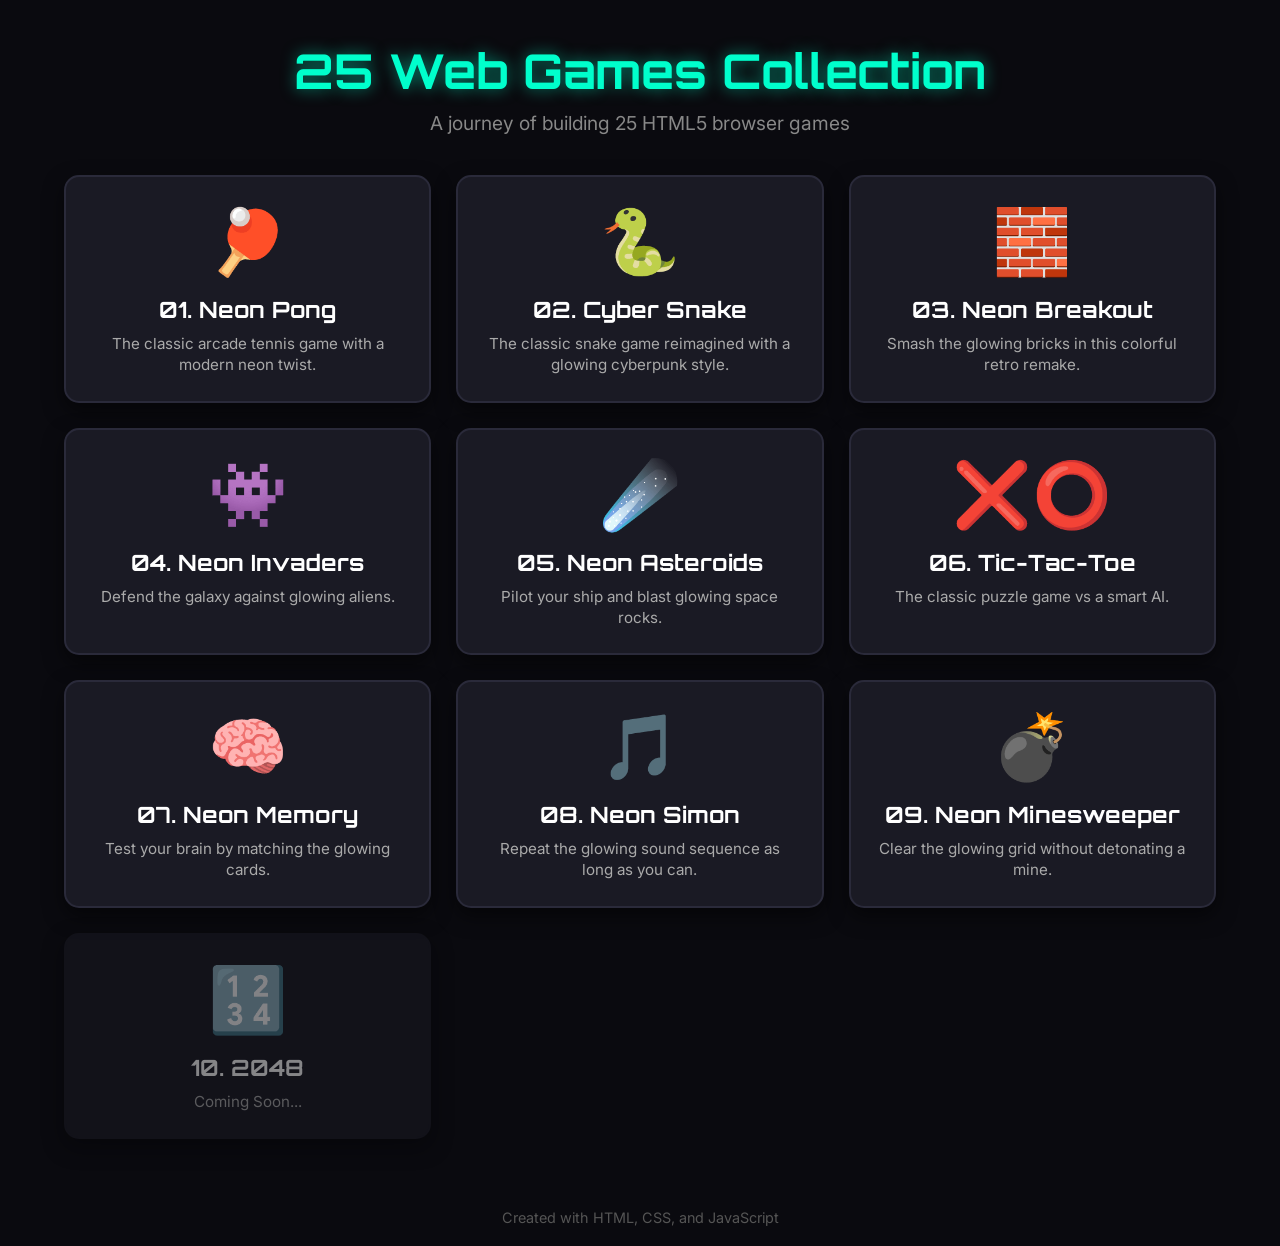
<file: index.html>
<!DOCTYPE html>
<html lang="en">
<head>
    <meta charset="UTF-8">
    <meta name="viewport" content="width=device-width, initial-scale=1.0">
    <title>25 Web Games Collection</title>
    <link rel="stylesheet" href="style.css">
    <link href="https://fonts.googleapis.com/css2?family=Orbitron:wght@400;700&family=Inter:wght@400;600&display=swap" rel="stylesheet">
</head>
<body>
    <header>
        <h1>25 Web Games Collection</h1>
        <p>A journey of building 25 HTML5 browser games</p>
    </header>

    <main class="games-grid">
        <!-- Game 1: Pong -->
        <a href="01_pong/index.html" class="game-card">
            <div class="game-icon">🏓</div>
            <h2>01. Neon Pong</h2>
            <p>The classic arcade tennis game with a modern neon twist.</p>
        </a>

        <!-- Game 2: Snake -->
        <a href="02_snake/index.html" class="game-card">
            <div class="game-icon">🐍</div>
            <h2>02. Cyber Snake</h2>
            <p>The classic snake game reimagined with a glowing cyberpunk style.</p>
        </a>
        
        <!-- Game 3: Breakout -->
        <a href="03_breakout/index.html" class="game-card">
            <div class="game-icon">🧱</div>
            <h2>03. Neon Breakout</h2>
            <p>Smash the glowing bricks in this colorful retro remake.</p>
        </a>

        <!-- Game 4: Space Invaders -->
        <a href="04_space_invaders/index.html" class="game-card">
            <div class="game-icon">👾</div>
            <h2>04. Neon Invaders</h2>
            <p>Defend the galaxy against glowing aliens.</p>
        </a>
        
        <!-- Game 5: Asteroids -->
        <a href="05_asteroids/index.html" class="game-card">
            <div class="game-icon">☄️</div>
            <h2>05. Neon Asteroids</h2>
            <p>Pilot your ship and blast glowing space rocks.</p>
        </a>

        <!-- Game 6: Tic-Tac-Toe -->
        <a href="06_tictactoe/index.html" class="game-card">
            <div class="game-icon">❌⭕</div>
            <h2>06. Tic-Tac-Toe</h2>
            <p>The classic puzzle game vs a smart AI.</p>
        </a>
        
        <!-- Game 7: Memory Game -->
        <a href="07_memory/index.html" class="game-card">
            <div class="game-icon">🧠</div>
            <h2>07. Neon Memory</h2>
            <p>Test your brain by matching the glowing cards.</p>
        </a>

        <!-- Game 8: Simon Says -->
        <a href="08_simon/index.html" class="game-card">
            <div class="game-icon">🎵</div>
            <h2>08. Neon Simon</h2>
            <p>Repeat the glowing sound sequence as long as you can.</p>
        </a>

        <!-- Game 9: Minesweeper -->
        <a href="09_minesweeper/index.html" class="game-card">
            <div class="game-icon">💣</div>
            <h2>09. Neon Minesweeper</h2>
            <p>Clear the glowing grid without detonating a mine.</p>
        </a>

        <!-- Placeholder for 2048 -->
        <div class="game-card locked">
            <div class="game-icon">🔢</div>
            <h2>10. 2048</h2>
            <p>Coming Soon...</p>
        </div>
    </main>

    <footer>
        <p>Created with HTML, CSS, and JavaScript</p>
    </footer>
</body>
</html>
</file>
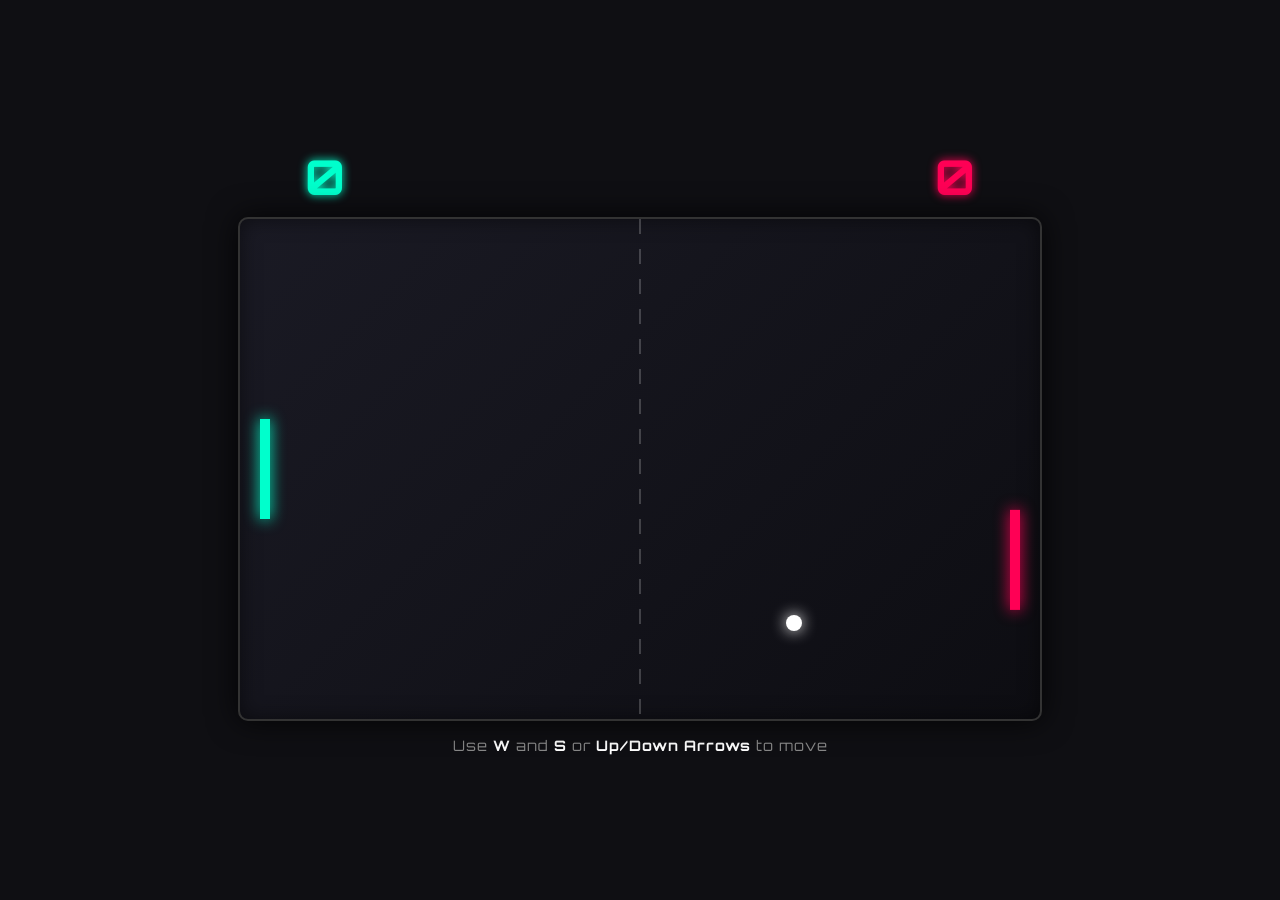
<file: 01_pong/index.html>
<!DOCTYPE html>
<html lang="en">
<head>
    <meta charset="UTF-8">
    <meta name="viewport" content="width=device-width, initial-scale=1.0">
    <title>Neon Pong</title>
    <link rel="stylesheet" href="style.css">
    <link href="https://fonts.googleapis.com/css2?family=Orbitron:wght@400;700&display=swap" rel="stylesheet">
</head>
<body>
    <div class="game-container">
        <div class="score-board">
            <span id="player-score">0</span>
            <span id="ai-score">0</span>
        </div>
        <canvas id="pong-canvas" width="800" height="500"></canvas>
        <div class="controls-hint">Use <strong>W</strong> and <strong>S</strong> or <strong>Up/Down Arrows</strong> to move</div>
    </div>
    <script src="script.js"></script>
</body>
</html>
</file>
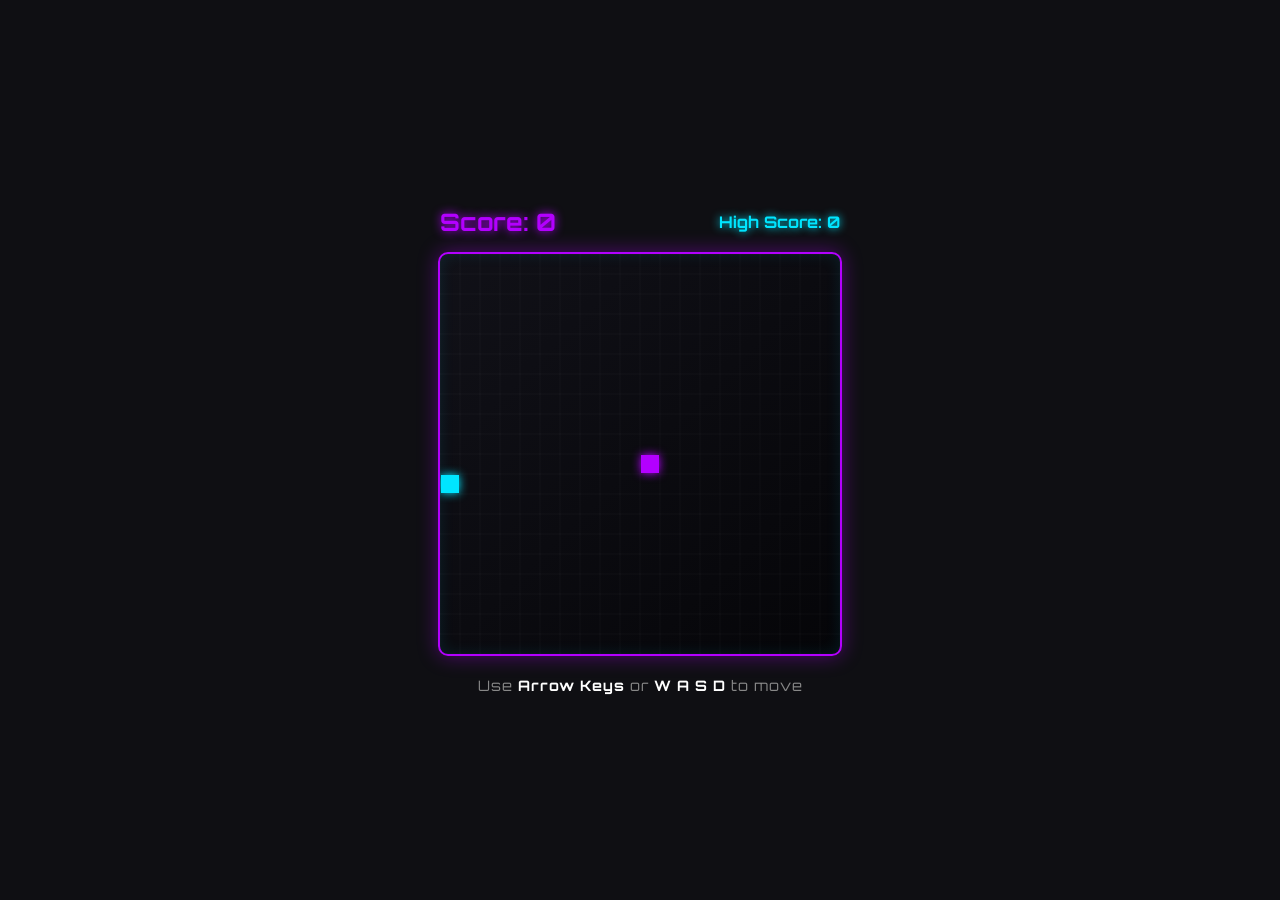
<file: 02_snake/index.html>
<!DOCTYPE html>
<html lang="en">
<head>
    <meta charset="UTF-8">
    <meta name="viewport" content="width=device-width, initial-scale=1.0">
    <title>Cyber Snake</title>
    <link rel="stylesheet" href="style.css">
    <link href="https://fonts.googleapis.com/css2?family=Orbitron:wght@400;700&display=swap" rel="stylesheet">
</head>
<body>
    <div class="game-container">
        <div class="score-board">
            <div>Score: <span id="score">0</span></div>
            <div id="high-score-display">High Score: <span id="high-score">0</span></div>
        </div>
        <canvas id="gameCanvas" width="400" height="400"></canvas>
        <div class="controls-hint">Use <strong>Arrow Keys</strong> or <strong>W A S D</strong> to move</div>
    </div>
    <script src="script.js"></script>
</body>
</html>
</file>
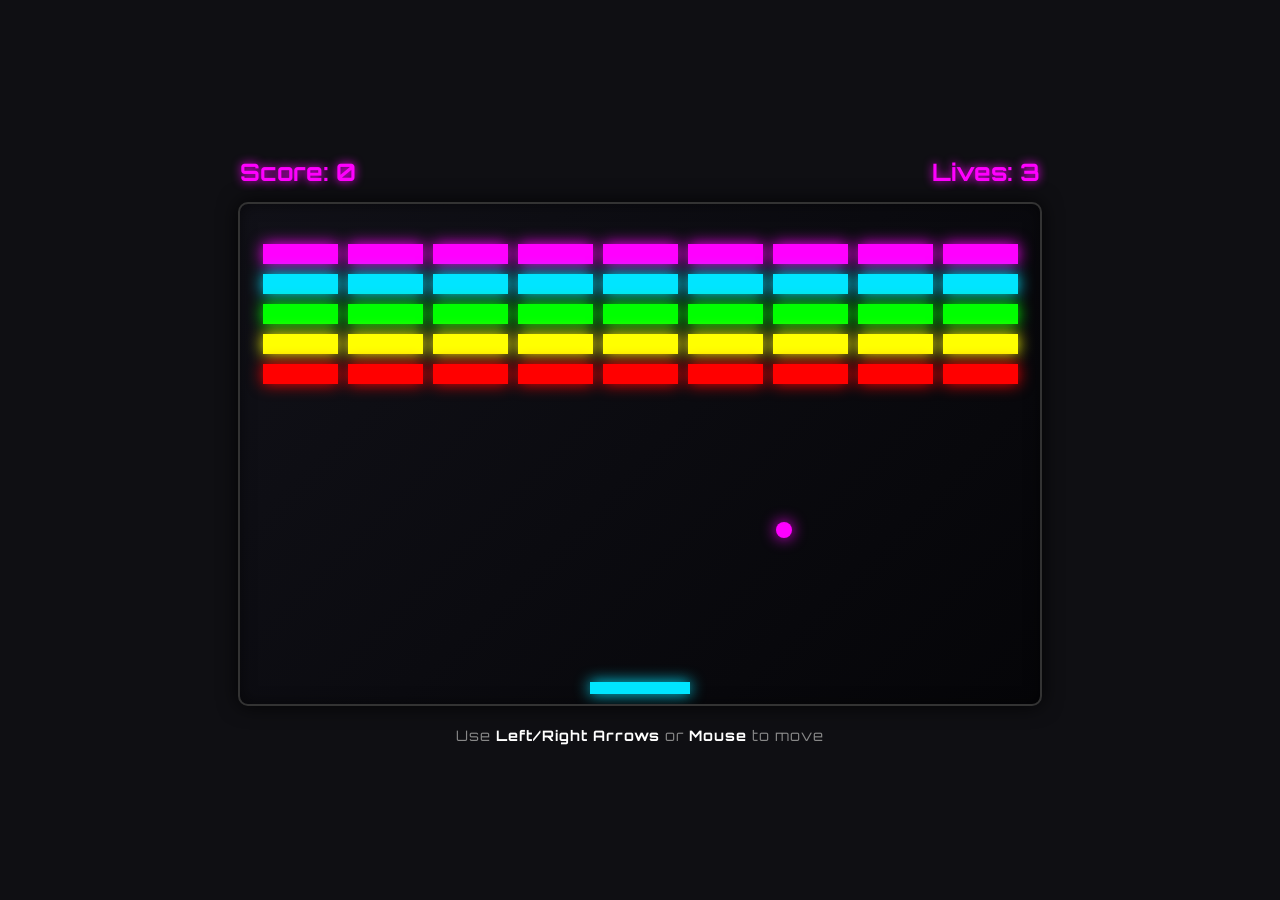
<file: 03_breakout/index.html>
<!DOCTYPE html>
<html lang="en">
<head>
    <meta charset="UTF-8">
    <meta name="viewport" content="width=device-width, initial-scale=1.0">
    <title>Neon Breakout</title>
    <link rel="stylesheet" href="style.css">
    <link href="https://fonts.googleapis.com/css2?family=Orbitron:wght@400;700&display=swap" rel="stylesheet">
</head>
<body>
    <div class="game-container">
        <div class="score-board">
            <div>Score: <span id="score">0</span></div>
            <div>Lives: <span id="lives">3</span></div>
        </div>
        <canvas id="gameCanvas" width="800" height="500"></canvas>
        <div class="controls-hint">Use <strong>Left/Right Arrows</strong> or <strong>Mouse</strong> to move</div>
    </div>
    <script src="script.js"></script>
</body>
</html>
</file>
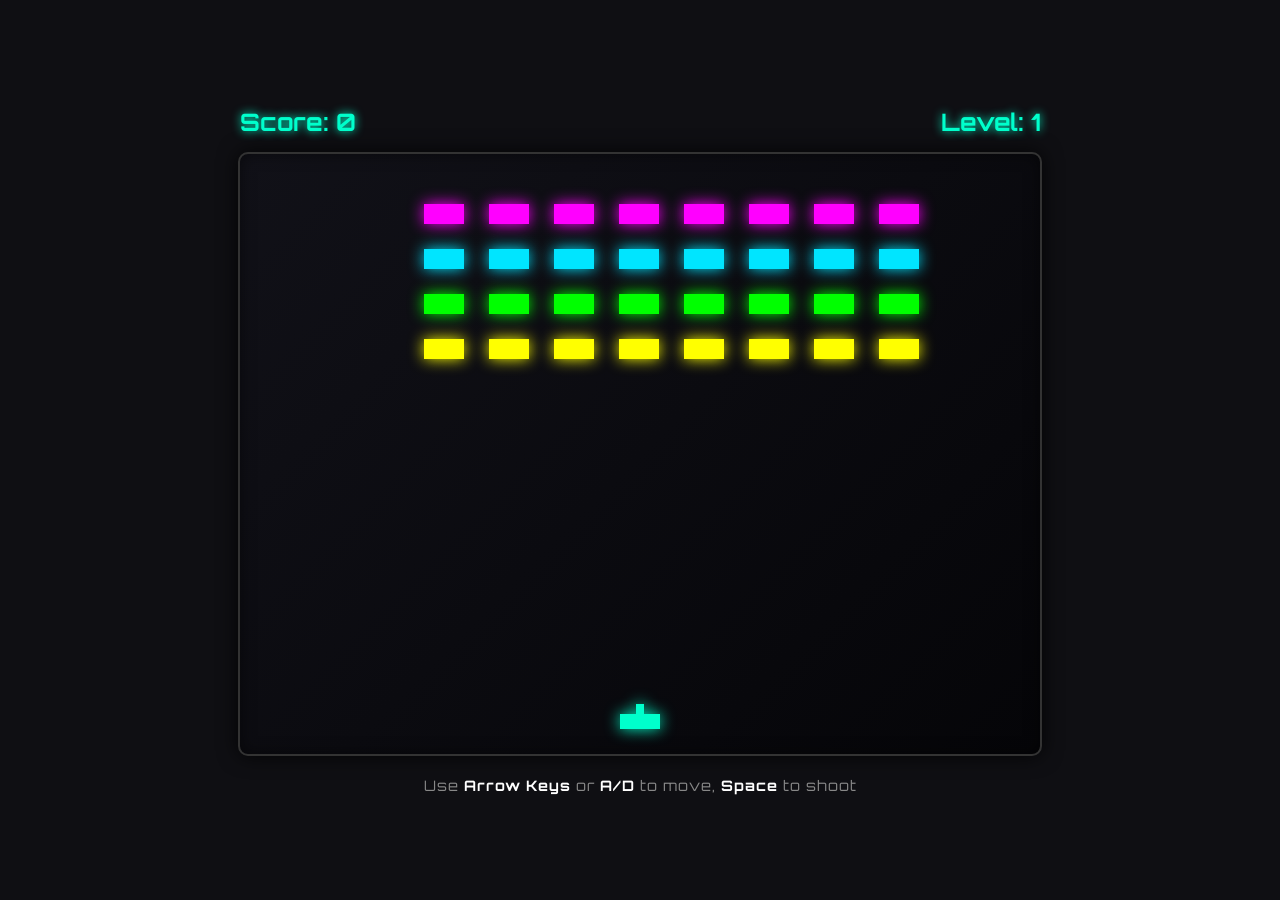
<file: 04_space_invaders/index.html>
<!DOCTYPE html>
<html lang="en">
<head>
    <meta charset="UTF-8">
    <meta name="viewport" content="width=device-width, initial-scale=1.0">
    <title>Neon Invaders</title>
    <link rel="stylesheet" href="style.css">
    <link href="https://fonts.googleapis.com/css2?family=Orbitron:wght@400;700&display=swap" rel="stylesheet">
</head>
<body>
    <div class="game-container">
        <div class="score-board">
            <div>Score: <span id="score">0</span></div>
            <div>Level: <span id="level">1</span></div>
        </div>
        <canvas id="gameCanvas" width="800" height="600"></canvas>
        <div class="controls-hint">Use <strong>Arrow Keys</strong> or <strong>A/D</strong> to move, <strong>Space</strong> to shoot</div>
    </div>
    <script src="script.js"></script>
</body>
</html>
</file>
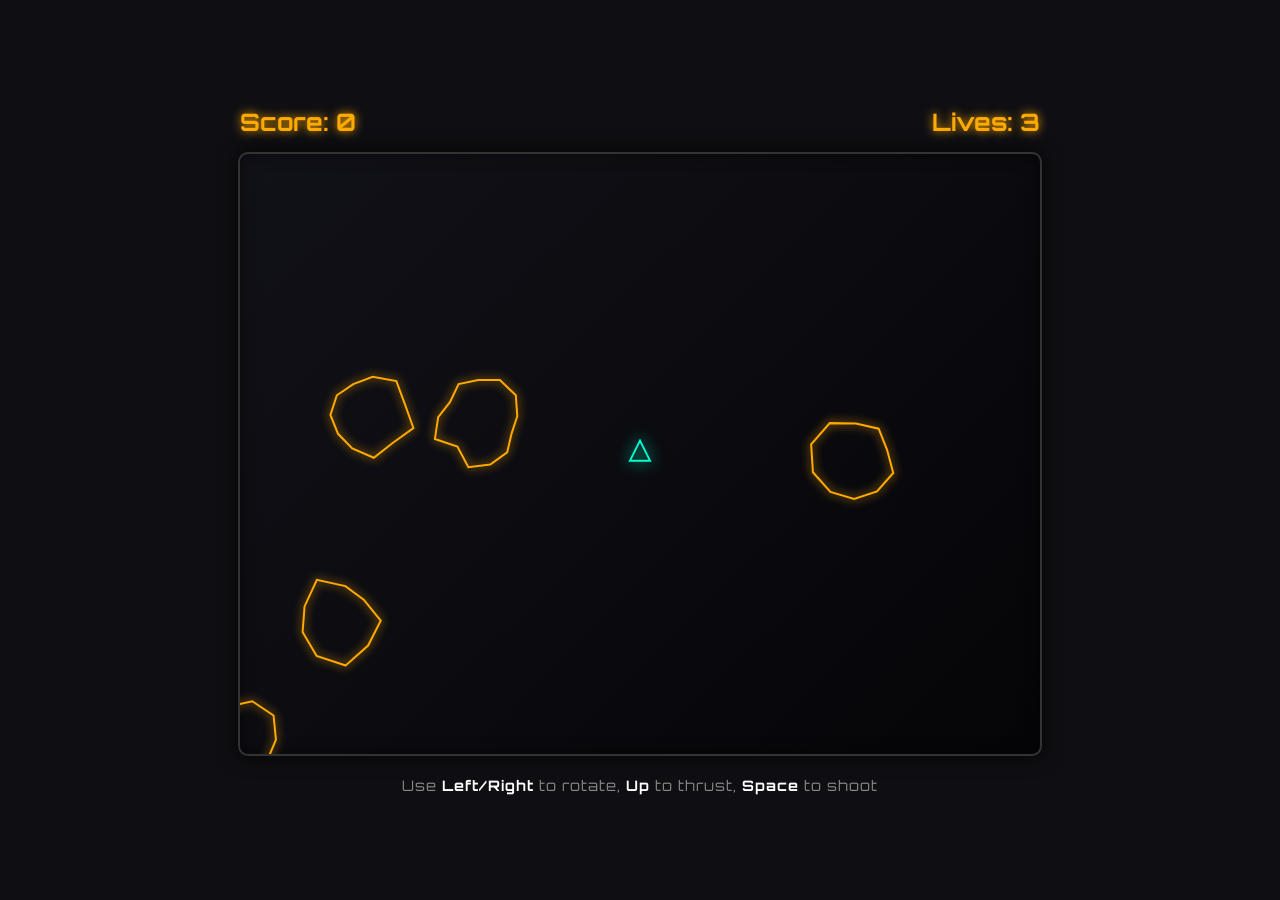
<file: 05_asteroids/index.html>
<!DOCTYPE html>
<html lang="en">
<head>
    <meta charset="UTF-8">
    <meta name="viewport" content="width=device-width, initial-scale=1.0">
    <title>Neon Asteroids</title>
    <link rel="stylesheet" href="style.css">
    <link href="https://fonts.googleapis.com/css2?family=Orbitron:wght@400;700&display=swap" rel="stylesheet">
</head>
<body>
    <div class="game-container">
        <div class="score-board">
            <div>Score: <span id="score">0</span></div>
            <div>Lives: <span id="lives">3</span></div>
        </div>
        <canvas id="gameCanvas" width="800" height="600"></canvas>
        <div class="controls-hint">Use <strong>Left/Right</strong> to rotate, <strong>Up</strong> to thrust, <strong>Space</strong> to shoot</div>
    </div>
    <script src="script.js"></script>
</body>
</html>
</file>
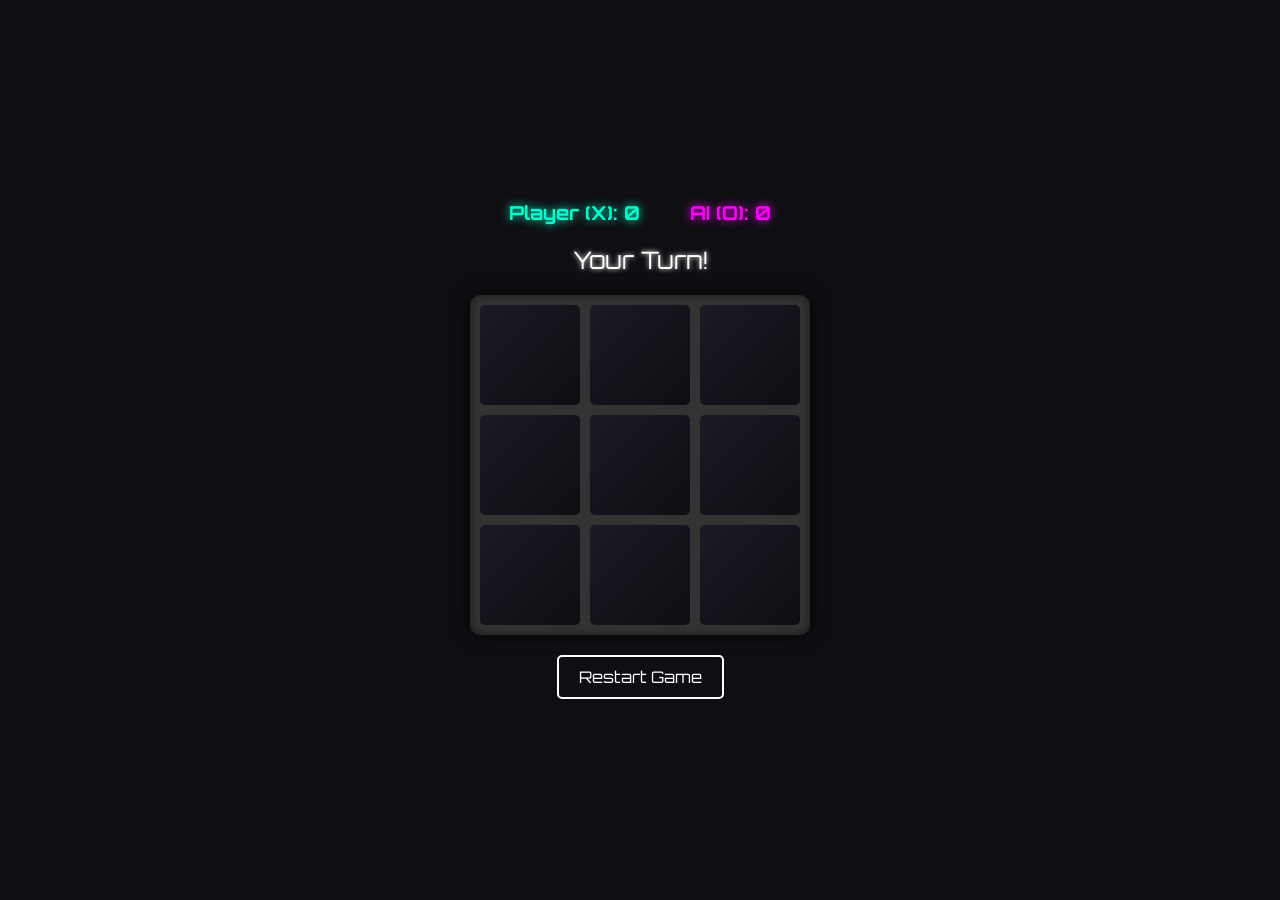
<file: 06_tictactoe/index.html>
<!DOCTYPE html>
<html lang="en">
<head>
    <meta charset="UTF-8">
    <meta name="viewport" content="width=device-width, initial-scale=1.0">
    <title>Neon Tic-Tac-Toe</title>
    <link rel="stylesheet" href="style.css">
    <link href="https://fonts.googleapis.com/css2?family=Orbitron:wght@400;700&display=swap" rel="stylesheet">
</head>
<body>
    <div class="game-container">
        <div class="score-board">
            <div class="player-x">Player (X): <span id="score-x">0</span></div>
            <div class="player-o">AI (O): <span id="score-o">0</span></div>
        </div>
        
        <div class="status" id="status">Your Turn!</div>

        <div class="board" id="board">
            <div class="cell" data-index="0"></div>
            <div class="cell" data-index="1"></div>
            <div class="cell" data-index="2"></div>
            <div class="cell" data-index="3"></div>
            <div class="cell" data-index="4"></div>
            <div class="cell" data-index="5"></div>
            <div class="cell" data-index="6"></div>
            <div class="cell" data-index="7"></div>
            <div class="cell" data-index="8"></div>
        </div>

        <button id="restartBtn">Restart Game</button>
    </div>
    <script src="script.js"></script>
</body>
</html>
</file>
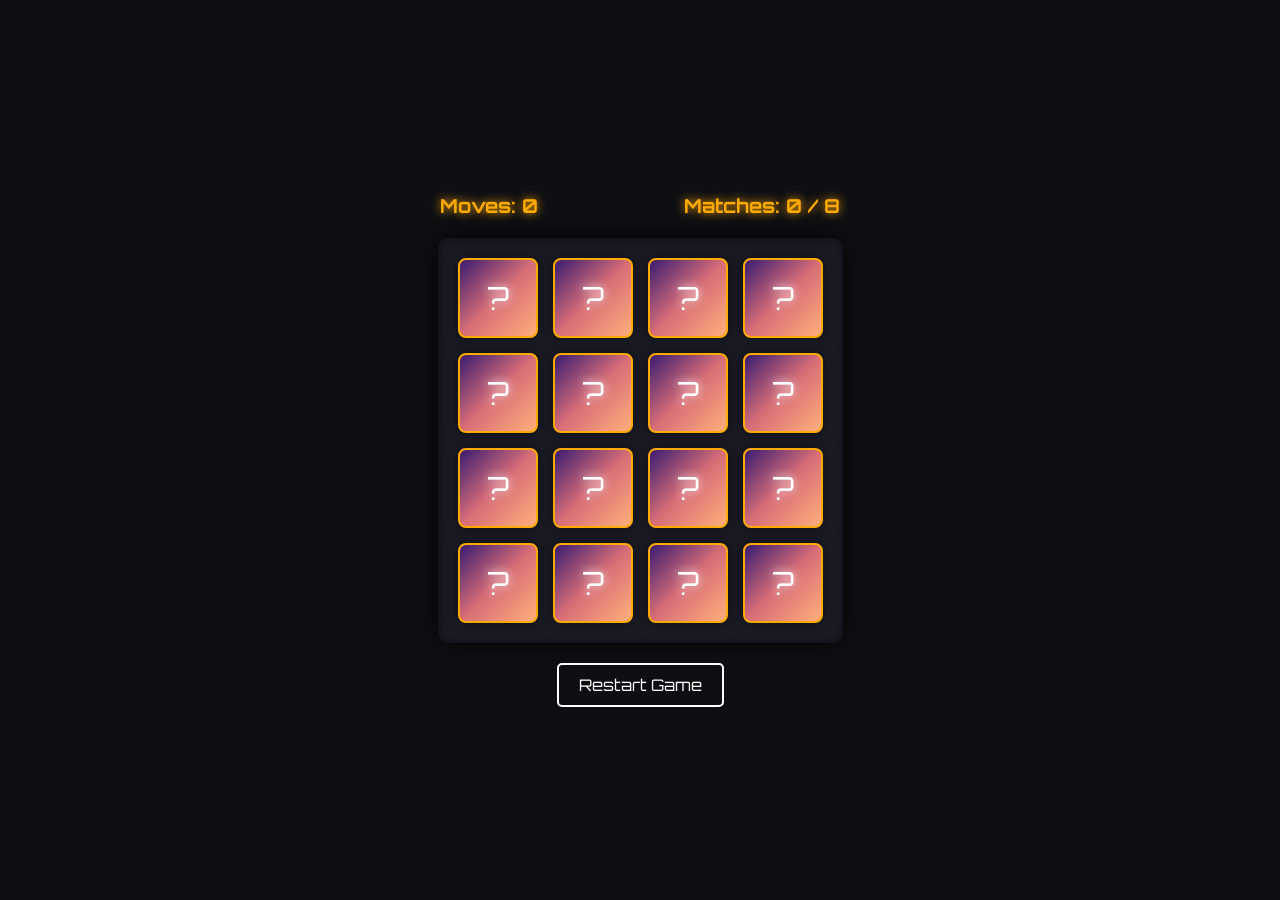
<file: 07_memory/index.html>
<!DOCTYPE html>
<html lang="en">
<head>
    <meta charset="UTF-8">
    <meta name="viewport" content="width=device-width, initial-scale=1.0">
    <title>Neon Memory</title>
    <link rel="stylesheet" href="style.css">
    <link href="https://fonts.googleapis.com/css2?family=Orbitron:wght@400;700&display=swap" rel="stylesheet">
</head>
<body>
    <div class="game-container">
        <div class="score-board">
            <div>Moves: <span id="moves">0</span></div>
            <div>Matches: <span id="matches">0</span> / 8</div>
        </div>
        
        <div class="grid" id="grid">
            <!-- Cards will be generated by JS -->
        </div>

        <button id="restartBtn">Restart Game</button>
    </div>
    <script src="script.js"></script>
</body>
</html>
</file>
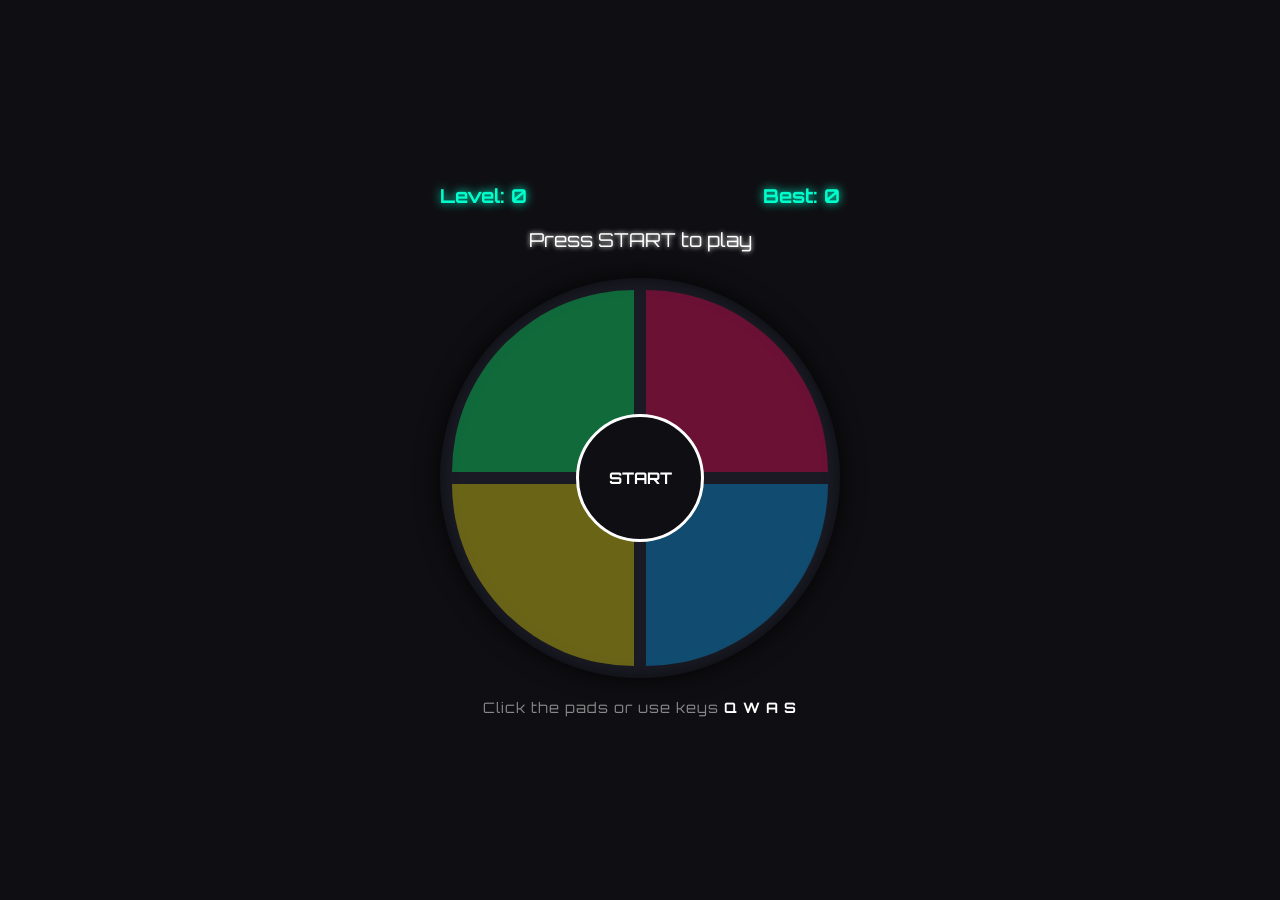
<file: 08_simon/index.html>
<!DOCTYPE html>
<html lang="en">
<head>
    <meta charset="UTF-8">
    <meta name="viewport" content="width=device-width, initial-scale=1.0">
    <title>Neon Simon</title>
    <link rel="stylesheet" href="style.css">
    <link href="https://fonts.googleapis.com/css2?family=Orbitron:wght@400;700&display=swap" rel="stylesheet">
</head>
<body>
    <div class="game-container">
        <div class="score-board">
            <div>Level: <span id="level">0</span></div>
            <div>Best: <span id="best">0</span></div>
        </div>

        <div class="status" id="status">Press START to play</div>

        <div class="simon">
            <div class="pad green" data-color="0"></div>
            <div class="pad red" data-color="1"></div>
            <div class="pad yellow" data-color="2"></div>
            <div class="pad blue" data-color="3"></div>
            <button id="startBtn" class="center-btn">START</button>
        </div>

        <div class="controls-hint">Click the pads or use keys <strong>Q W A S</strong></div>
    </div>
    <script src="script.js"></script>
</body>
</html>
</file>
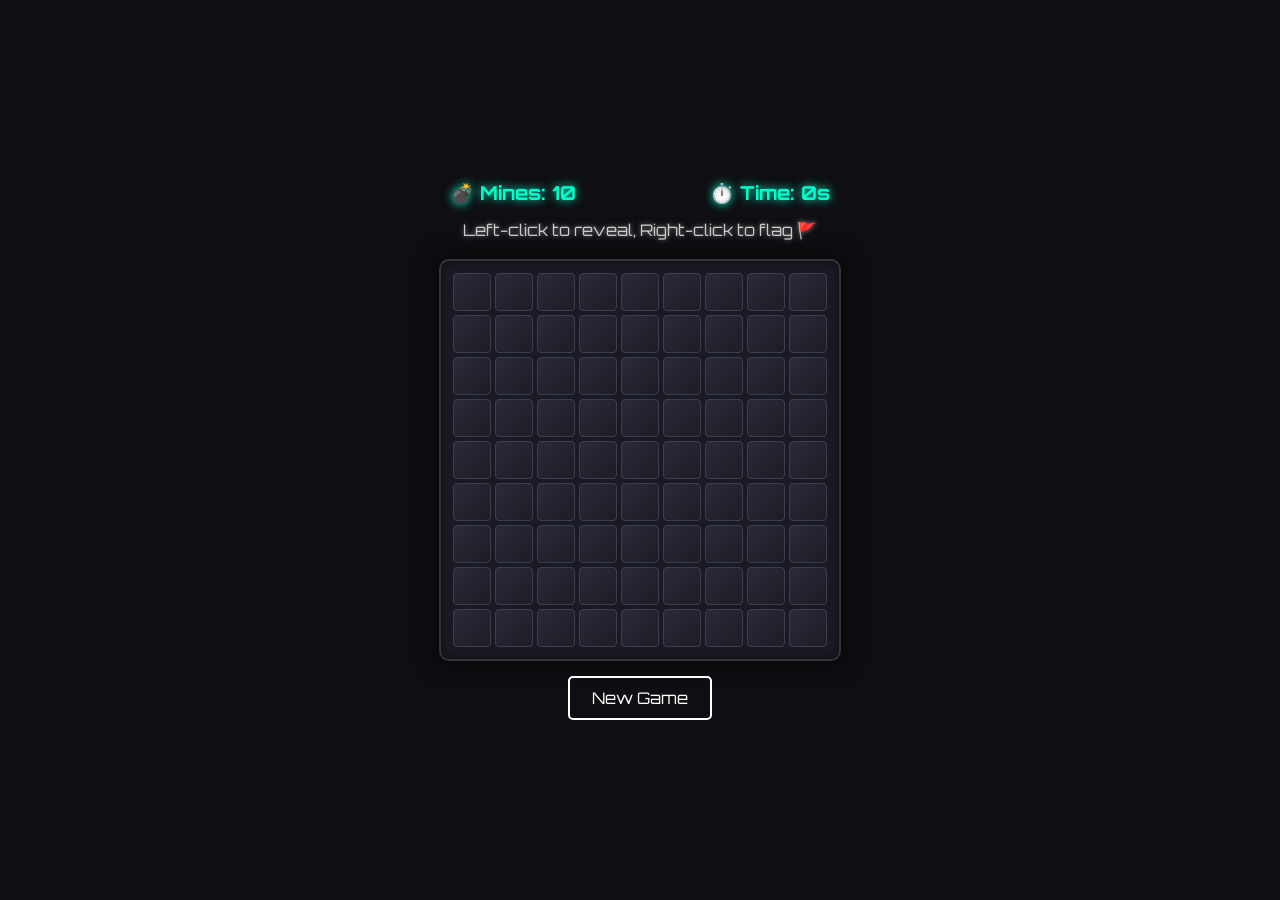
<file: 09_minesweeper/index.html>
<!DOCTYPE html>
<html lang="en">
<head>
    <meta charset="UTF-8">
    <meta name="viewport" content="width=device-width, initial-scale=1.0">
    <title>Neon Minesweeper</title>
    <link rel="stylesheet" href="style.css">
    <link href="https://fonts.googleapis.com/css2?family=Orbitron:wght@400;700&display=swap" rel="stylesheet">
</head>
<body>
    <div class="game-container">
        <div class="score-board">
            <div>💣 Mines: <span id="mines-left">10</span></div>
            <div>⏱️ Time: <span id="timer">0</span>s</div>
        </div>

        <div class="status" id="status">Left-click to reveal, Right-click to flag 🚩</div>

        <div class="board" id="board"></div>

        <button id="restartBtn">New Game</button>
    </div>
    <script src="script.js"></script>
</body>
</html>
</file>
<file: style.css>
* {
    margin: 0;
    padding: 0;
    box-sizing: border-box;
}

body {
    background-color: #0a0a0f;
    color: #e0e0e0;
    font-family: 'Inter', sans-serif;
    min-height: 100vh;
    display: flex;
    flex-direction: column;
    align-items: center;
}

header {
    text-align: center;
    margin: 40px 0;
}

header h1 {
    font-family: 'Orbitron', sans-serif;
    font-size: 3rem;
    color: #00ffcc;
    text-shadow: 0 0 15px rgba(0, 255, 204, 0.5);
    margin-bottom: 10px;
}

header p {
    font-size: 1.2rem;
    color: #888;
}

.games-grid {
    display: grid;
    grid-template-columns: repeat(auto-fit, minmax(280px, 1fr));
    gap: 25px;
    width: 90%;
    max-width: 1200px;
    margin-bottom: 50px;
}

.game-card {
    background: #1a1a24;
    border: 2px solid #2a2a3a;
    border-radius: 15px;
    padding: 25px;
    text-align: center;
    text-decoration: none;
    color: inherit;
    transition: all 0.3s ease;
    cursor: pointer;
    box-shadow: 0 8px 20px rgba(0,0,0,0.5);
}

.game-card:hover {
    transform: translateY(-5px);
    border-color: #00ffcc;
    box-shadow: 0 10px 25px rgba(0, 255, 204, 0.2);
}

.game-card.locked {
    opacity: 0.5;
    cursor: not-allowed;
    border-color: #1a1a24;
}

.game-card.locked:hover {
    transform: none;
    border-color: #1a1a24;
    box-shadow: 0 8px 20px rgba(0,0,0,0.5);
}

.game-icon {
    font-size: 4rem;
    margin-bottom: 15px;
}

.game-card h2 {
    font-family: 'Orbitron', sans-serif;
    font-size: 1.4rem;
    margin-bottom: 10px;
    color: #fff;
}

.game-card p {
    font-size: 0.95rem;
    color: #aaa;
    line-height: 1.4;
}

footer {
    margin-top: auto;
    padding: 20px;
    color: #555;
    font-size: 0.9rem;
}
</file>
<file: 01_pong/style.css>
* {
    margin: 0;
    padding: 0;
    box-sizing: border-box;
}

body {
    background-color: #0f0f13;
    color: #fff;
    font-family: 'Orbitron', sans-serif;
    display: flex;
    justify-content: center;
    align-items: center;
    width: 100vw;
    height: 100vh;
    overflow: hidden;
}

.game-container {
    position: relative;
    display: flex;
    flex-direction: column;
    align-items: center;
    justify-content: center;
    width: 100%;
    height: 100%;
    padding: 10px;
}

.score-board {
    width: 100%;
    display: flex;
    justify-content: space-around;
    font-size: 3rem;
    font-weight: 700;
    color: rgba(255, 255, 255, 0.2);
    pointer-events: none;
    margin-bottom: 10px;
}

#player-score {
    color: #00ffcc;
    text-shadow: 0 0 10px #00ffcc;
}

#ai-score {
    color: #ff0055;
    text-shadow: 0 0 10px #ff0055;
}

canvas {
    background: linear-gradient(135deg, #1a1a24 0%, #0d0d12 100%);
    border: 2px solid #333;
    border-radius: 10px;
    box-shadow: 0 0 30px rgba(0, 0, 0, 0.8), inset 0 0 20px rgba(0,0,0,0.5);
    z-index: 1;
    max-width: 95%;
    max-height: 70vh;
    object-fit: contain;
}

.controls-hint {
    font-size: 0.9rem;
    color: #888;
    letter-spacing: 1px;
    margin-top: 15px;
}
.controls-hint strong {
    color: #fff;
}
</file>
<file: 02_snake/style.css>
* {
    margin: 0;
    padding: 0;
    box-sizing: border-box;
}

body {
    background-color: #0f0f13;
    color: #fff;
    font-family: 'Orbitron', sans-serif;
    display: flex;
    justify-content: center;
    align-items: center;
    width: 100vw;
    height: 100vh;
    overflow: hidden;
    margin: 0;
}

.game-container {
    position: relative;
    display: flex;
    flex-direction: column;
    align-items: center;
    justify-content: center;
    width: 100%;
    height: 100%;
    padding: 10px;
}

.score-board {
    width: 100%;
    max-width: 400px;
    display: flex;
    justify-content: space-between;
    align-items: center;
    font-size: 1.5rem;
    font-weight: 700;
    color: #b300ff;
    text-shadow: 0 0 10px #b300ff;
    margin-bottom: 15px;
}

#high-score-display {
    font-size: 1rem;
    color: #00e5ff;
    text-shadow: 0 0 8px #00e5ff;
}

canvas {
    background: linear-gradient(135deg, #111118 0%, #050508 100%);
    border: 2px solid #b300ff;
    border-radius: 10px;
    box-shadow: 0 0 20px rgba(179, 0, 255, 0.4), inset 0 0 15px rgba(0,229,255,0.1);
    max-width: 95%;
    max-height: 70vh;
    object-fit: contain;
}

.controls-hint {
    font-size: 0.9rem;
    color: #888;
    letter-spacing: 1px;
    margin-top: 20px;
}
.controls-hint strong {
    color: #fff;
}
</file>
<file: 03_breakout/style.css>
* {
    margin: 0;
    padding: 0;
    box-sizing: border-box;
}

body {
    background-color: #0f0f13;
    color: #fff;
    font-family: 'Orbitron', sans-serif;
    display: flex;
    justify-content: center;
    align-items: center;
    width: 100vw;
    height: 100vh;
    overflow: hidden;
    margin: 0;
}

.game-container {
    position: relative;
    display: flex;
    flex-direction: column;
    align-items: center;
    justify-content: center;
    width: 100%;
    height: 100%;
    padding: 10px;
}

.score-board {
    width: 100%;
    max-width: 800px;
    display: flex;
    justify-content: space-between;
    align-items: center;
    font-size: 1.5rem;
    font-weight: 700;
    color: #ff00ff;
    text-shadow: 0 0 10px #ff00ff;
    margin-bottom: 15px;
}

canvas {
    background: linear-gradient(135deg, #111118 0%, #050508 100%);
    border: 2px solid #333;
    border-radius: 10px;
    box-shadow: 0 0 20px rgba(0, 0, 0, 0.8), inset 0 0 15px rgba(0, 0, 0, 0.5);
    max-width: 95%;
    max-height: 70vh;
    object-fit: contain;
}

.controls-hint {
    font-size: 0.9rem;
    color: #888;
    letter-spacing: 1px;
    margin-top: 20px;
}
.controls-hint strong {
    color: #fff;
}
</file>
<file: 04_space_invaders/style.css>
* {
    margin: 0;
    padding: 0;
    box-sizing: border-box;
}

body {
    background-color: #0f0f13;
    color: #fff;
    font-family: 'Orbitron', sans-serif;
    display: flex;
    justify-content: center;
    align-items: center;
    width: 100vw;
    height: 100vh;
    overflow: hidden;
    margin: 0;
}

.game-container {
    position: relative;
    display: flex;
    flex-direction: column;
    align-items: center;
    justify-content: center;
    width: 100%;
    height: 100%;
    padding: 10px;
}

.score-board {
    width: 100%;
    max-width: 800px;
    display: flex;
    justify-content: space-between;
    align-items: center;
    font-size: 1.5rem;
    font-weight: 700;
    color: #00ffcc;
    text-shadow: 0 0 10px #00ffcc;
    margin-bottom: 15px;
}

canvas {
    background: linear-gradient(135deg, #111118 0%, #050508 100%);
    border: 2px solid #333;
    border-radius: 10px;
    box-shadow: 0 0 20px rgba(0, 0, 0, 0.8), inset 0 0 15px rgba(0, 0, 0, 0.5);
    max-width: 95%;
    max-height: 70vh;
    object-fit: contain;
}

.controls-hint {
    font-size: 0.9rem;
    color: #888;
    letter-spacing: 1px;
    margin-top: 20px;
}
.controls-hint strong {
    color: #fff;
}
</file>
<file: 05_asteroids/style.css>
* {
    margin: 0;
    padding: 0;
    box-sizing: border-box;
}

body {
    background-color: #0f0f13;
    color: #fff;
    font-family: 'Orbitron', sans-serif;
    display: flex;
    justify-content: center;
    align-items: center;
    width: 100vw;
    height: 100vh;
    overflow: hidden;
    margin: 0;
}

.game-container {
    position: relative;
    display: flex;
    flex-direction: column;
    align-items: center;
    justify-content: center;
    width: 100%;
    height: 100%;
    padding: 10px;
}

.score-board {
    width: 100%;
    max-width: 800px;
    display: flex;
    justify-content: space-between;
    align-items: center;
    font-size: 1.5rem;
    font-weight: 700;
    color: #ffaa00;
    text-shadow: 0 0 10px #ffaa00;
    margin-bottom: 15px;
}

canvas {
    background: linear-gradient(135deg, #111118 0%, #050508 100%);
    border: 2px solid #333;
    border-radius: 10px;
    box-shadow: 0 0 20px rgba(0, 0, 0, 0.8), inset 0 0 15px rgba(0, 0, 0, 0.5);
    max-width: 95%;
    max-height: 70vh;
    object-fit: contain;
}

.controls-hint {
    font-size: 0.9rem;
    color: #888;
    letter-spacing: 1px;
    margin-top: 20px;
}
.controls-hint strong {
    color: #fff;
}
</file>
<file: 06_tictactoe/style.css>
* {
    margin: 0;
    padding: 0;
    box-sizing: border-box;
}

body {
    background-color: #0f0f13;
    color: #fff;
    font-family: 'Orbitron', sans-serif;
    display: flex;
    justify-content: center;
    align-items: center;
    width: 100vw;
    height: 100vh;
    overflow: hidden;
    margin: 0;
}

.game-container {
    display: flex;
    flex-direction: column;
    align-items: center;
    gap: 20px;
}

.score-board {
    display: flex;
    gap: 50px;
    font-size: 1.2rem;
    font-weight: 700;
}

.player-x {
    color: #00ffcc;
    text-shadow: 0 0 10px #00ffcc;
}

.player-o {
    color: #ff00ff;
    text-shadow: 0 0 10px #ff00ff;
}

.status {
    font-size: 1.5rem;
    height: 30px;
    text-shadow: 0 0 5px #fff;
}

.board {
    display: grid;
    grid-template-columns: repeat(3, 100px);
    grid-template-rows: repeat(3, 100px);
    gap: 10px;
    background-color: #333;
    padding: 10px;
    border-radius: 10px;
    box-shadow: 0 0 20px rgba(0, 0, 0, 0.8), inset 0 0 10px rgba(0, 0, 0, 0.5);
}

.cell {
    background: linear-gradient(135deg, #1a1a24 0%, #0d0d12 100%);
    border-radius: 5px;
    display: flex;
    justify-content: center;
    align-items: center;
    font-size: 4rem;
    font-weight: 700;
    cursor: pointer;
    transition: background 0.2s, box-shadow 0.2s;
}

.cell:hover {
    background: #2a2a3a;
    box-shadow: 0 0 15px rgba(255, 255, 255, 0.1);
}

.cell.x {
    color: #00ffcc;
    text-shadow: 0 0 15px #00ffcc;
}

.cell.o {
    color: #ff00ff;
    text-shadow: 0 0 15px #ff00ff;
}

button {
    padding: 10px 20px;
    font-family: 'Orbitron', sans-serif;
    font-size: 1rem;
    background-color: transparent;
    color: #fff;
    border: 2px solid #fff;
    border-radius: 5px;
    cursor: pointer;
    transition: all 0.3s;
}

button:hover {
    background-color: #fff;
    color: #0f0f13;
    box-shadow: 0 0 15px #fff;
}
</file>
<file: 07_memory/style.css>
* {
    margin: 0;
    padding: 0;
    box-sizing: border-box;
}

body {
    background-color: #0f0f13;
    color: #fff;
    font-family: 'Orbitron', sans-serif;
    display: flex;
    justify-content: center;
    align-items: center;
    width: 100vw;
    height: 100vh;
    overflow: hidden;
    margin: 0;
}

.game-container {
    display: flex;
    flex-direction: column;
    align-items: center;
    gap: 20px;
}

.score-board {
    width: 100%;
    max-width: 400px;
    display: flex;
    justify-content: space-between;
    font-size: 1.2rem;
    font-weight: 700;
    color: #ffaa00;
    text-shadow: 0 0 10px #ffaa00;
}

.grid {
    display: grid;
    grid-template-columns: repeat(4, 80px);
    grid-template-rows: repeat(4, 80px);
    gap: 15px;
    background-color: #1a1a24;
    padding: 20px;
    border-radius: 10px;
    box-shadow: 0 0 20px rgba(0, 0, 0, 0.8), inset 0 0 10px rgba(0, 0, 0, 0.5);
    perspective: 1000px;
}

.card {
    position: relative;
    width: 100%;
    height: 100%;
    transform-style: preserve-3d;
    transition: transform 0.5s;
    cursor: pointer;
}

.card.flipped {
    transform: rotateY(180deg);
}

.card-face {
    position: absolute;
    width: 100%;
    height: 100%;
    backface-visibility: hidden;
    display: flex;
    justify-content: center;
    align-items: center;
    border-radius: 8px;
    font-size: 2.5rem;
    box-shadow: 0 0 10px rgba(0,0,0,0.5);
}

.card-front {
    background: linear-gradient(135deg, #2a2a3a 0%, #1d1d22 100%);
    border: 2px solid #00ffcc;
    transform: rotateY(180deg);
    color: #fff;
    text-shadow: 0 0 15px #00ffcc;
}

.card-back {
    background: linear-gradient(135deg, #3a1c71 0%, #d76d77 50%, #ffaf7b 100%);
    border: 2px solid #ffaa00;
    color: #fff;
    font-size: 2rem;
}

.card-back::after {
    content: "?";
    font-family: 'Orbitron', sans-serif;
    text-shadow: 0 0 10px #fff;
}

button {
    padding: 10px 20px;
    font-family: 'Orbitron', sans-serif;
    font-size: 1rem;
    background-color: transparent;
    color: #fff;
    border: 2px solid #fff;
    border-radius: 5px;
    cursor: pointer;
    transition: all 0.3s;
}

button:hover {
    background-color: #fff;
    color: #0f0f13;
    box-shadow: 0 0 15px #fff;
}
</file>
<file: 08_simon/style.css>
* {
    margin: 0;
    padding: 0;
    box-sizing: border-box;
}

body {
    background-color: #0f0f13;
    color: #fff;
    font-family: 'Orbitron', sans-serif;
    display: flex;
    justify-content: center;
    align-items: center;
    width: 100vw;
    height: 100vh;
    overflow: hidden;
    user-select: none;
}

.game-container {
    display: flex;
    flex-direction: column;
    align-items: center;
    gap: 20px;
}

.score-board {
    width: 100%;
    max-width: 400px;
    display: flex;
    justify-content: space-between;
    font-size: 1.2rem;
    font-weight: 700;
    color: #00ffcc;
    text-shadow: 0 0 10px #00ffcc;
}

.status {
    font-size: 1.2rem;
    height: 30px;
    text-shadow: 0 0 5px #fff;
}

.simon {
    position: relative;
    width: min(400px, 80vw, 60vh);
    height: min(400px, 80vw, 60vh);
    display: grid;
    grid-template-columns: 1fr 1fr;
    grid-template-rows: 1fr 1fr;
    gap: 12px;
    padding: 12px;
    background: #1a1a24;
    border-radius: 50%;
    box-shadow: 0 0 25px rgba(0, 0, 0, 0.8), inset 0 0 15px rgba(0, 0, 0, 0.6);
}

.pad {
    cursor: pointer;
    opacity: 0.35;
    transition: opacity 0.1s, box-shadow 0.1s, transform 0.1s;
}

.pad.green  { background: #00ff66; border-top-left-radius: 100%; }
.pad.red    { background: #ff0055; border-top-right-radius: 100%; }
.pad.yellow { background: #ffee00; border-bottom-left-radius: 100%; }
.pad.blue   { background: #00aaff; border-bottom-right-radius: 100%; }

.pad.active {
    opacity: 1;
    transform: scale(0.98);
}
.pad.green.active  { box-shadow: 0 0 40px #00ff66; }
.pad.red.active    { box-shadow: 0 0 40px #ff0055; }
.pad.yellow.active { box-shadow: 0 0 40px #ffee00; }
.pad.blue.active   { box-shadow: 0 0 40px #00aaff; }

.center-btn {
    position: absolute;
    top: 50%;
    left: 50%;
    transform: translate(-50%, -50%);
    width: 32%;
    height: 32%;
    border-radius: 50%;
    background: #0f0f13;
    color: #fff;
    border: 3px solid #fff;
    font-family: 'Orbitron', sans-serif;
    font-size: 1rem;
    font-weight: 700;
    cursor: pointer;
    transition: all 0.3s;
}

.center-btn:hover {
    box-shadow: 0 0 20px #fff;
}

.center-btn:disabled {
    opacity: 0.4;
    cursor: default;
    box-shadow: none;
}

.controls-hint {
    font-size: 0.9rem;
    color: #888;
    letter-spacing: 1px;
}
.controls-hint strong {
    color: #fff;
}
</file>
<file: 09_minesweeper/style.css>
* {
    margin: 0;
    padding: 0;
    box-sizing: border-box;
}

body {
    background-color: #0f0f13;
    color: #fff;
    font-family: 'Orbitron', sans-serif;
    display: flex;
    justify-content: center;
    align-items: center;
    width: 100vw;
    height: 100vh;
    overflow: hidden;
    user-select: none;
}

.game-container {
    display: flex;
    flex-direction: column;
    align-items: center;
    gap: 15px;
}

.score-board {
    width: 100%;
    max-width: 380px;
    display: flex;
    justify-content: space-between;
    font-size: 1.2rem;
    font-weight: 700;
    color: #00ffcc;
    text-shadow: 0 0 10px #00ffcc;
}

.status {
    font-size: 1rem;
    height: 24px;
    color: #ccc;
    text-shadow: 0 0 5px rgba(255, 255, 255, 0.5);
}

.board {
    display: grid;
    grid-template-columns: repeat(9, 38px);
    grid-template-rows: repeat(9, 38px);
    gap: 4px;
    background-color: #1a1a24;
    padding: 12px;
    border-radius: 10px;
    border: 2px solid #333;
    box-shadow: 0 0 25px rgba(0, 0, 0, 0.8), inset 0 0 10px rgba(0, 0, 0, 0.5);
}

.cell {
    background: linear-gradient(135deg, #2a2a3a 0%, #1d1d26 100%);
    border: 1px solid #3d3d52;
    border-radius: 4px;
    display: flex;
    justify-content: center;
    align-items: center;
    font-size: 1.1rem;
    font-weight: 700;
    cursor: pointer;
    transition: background 0.15s, box-shadow 0.15s;
}

.cell:hover:not(.revealed) {
    background: #38384f;
    box-shadow: 0 0 8px rgba(0, 255, 204, 0.4);
}

.cell.revealed {
    background: #0d0d12;
    border-color: #1f1f2b;
    cursor: default;
}

.cell.mine {
    background: #3a0d1e;
    border-color: #ff0055;
    box-shadow: 0 0 12px #ff0055;
}

.cell.flagged {
    color: #ffaa00;
    text-shadow: 0 0 10px #ffaa00;
}

.n1 { color: #00e5ff; text-shadow: 0 0 8px #00e5ff; }
.n2 { color: #00ff66; text-shadow: 0 0 8px #00ff66; }
.n3 { color: #ff0055; text-shadow: 0 0 8px #ff0055; }
.n4 { color: #aa00ff; text-shadow: 0 0 8px #aa00ff; }
.n5 { color: #ffaa00; text-shadow: 0 0 8px #ffaa00; }
.n6 { color: #00ffcc; text-shadow: 0 0 8px #00ffcc; }
.n7 { color: #ffffff; text-shadow: 0 0 8px #ffffff; }
.n8 { color: #ff55ff; text-shadow: 0 0 8px #ff55ff; }

button {
    padding: 10px 22px;
    font-family: 'Orbitron', sans-serif;
    font-size: 1rem;
    background-color: transparent;
    color: #fff;
    border: 2px solid #fff;
    border-radius: 5px;
    cursor: pointer;
    transition: all 0.3s;
}

button:hover {
    background-color: #fff;
    color: #0f0f13;
    box-shadow: 0 0 15px #fff;
}
</file>
